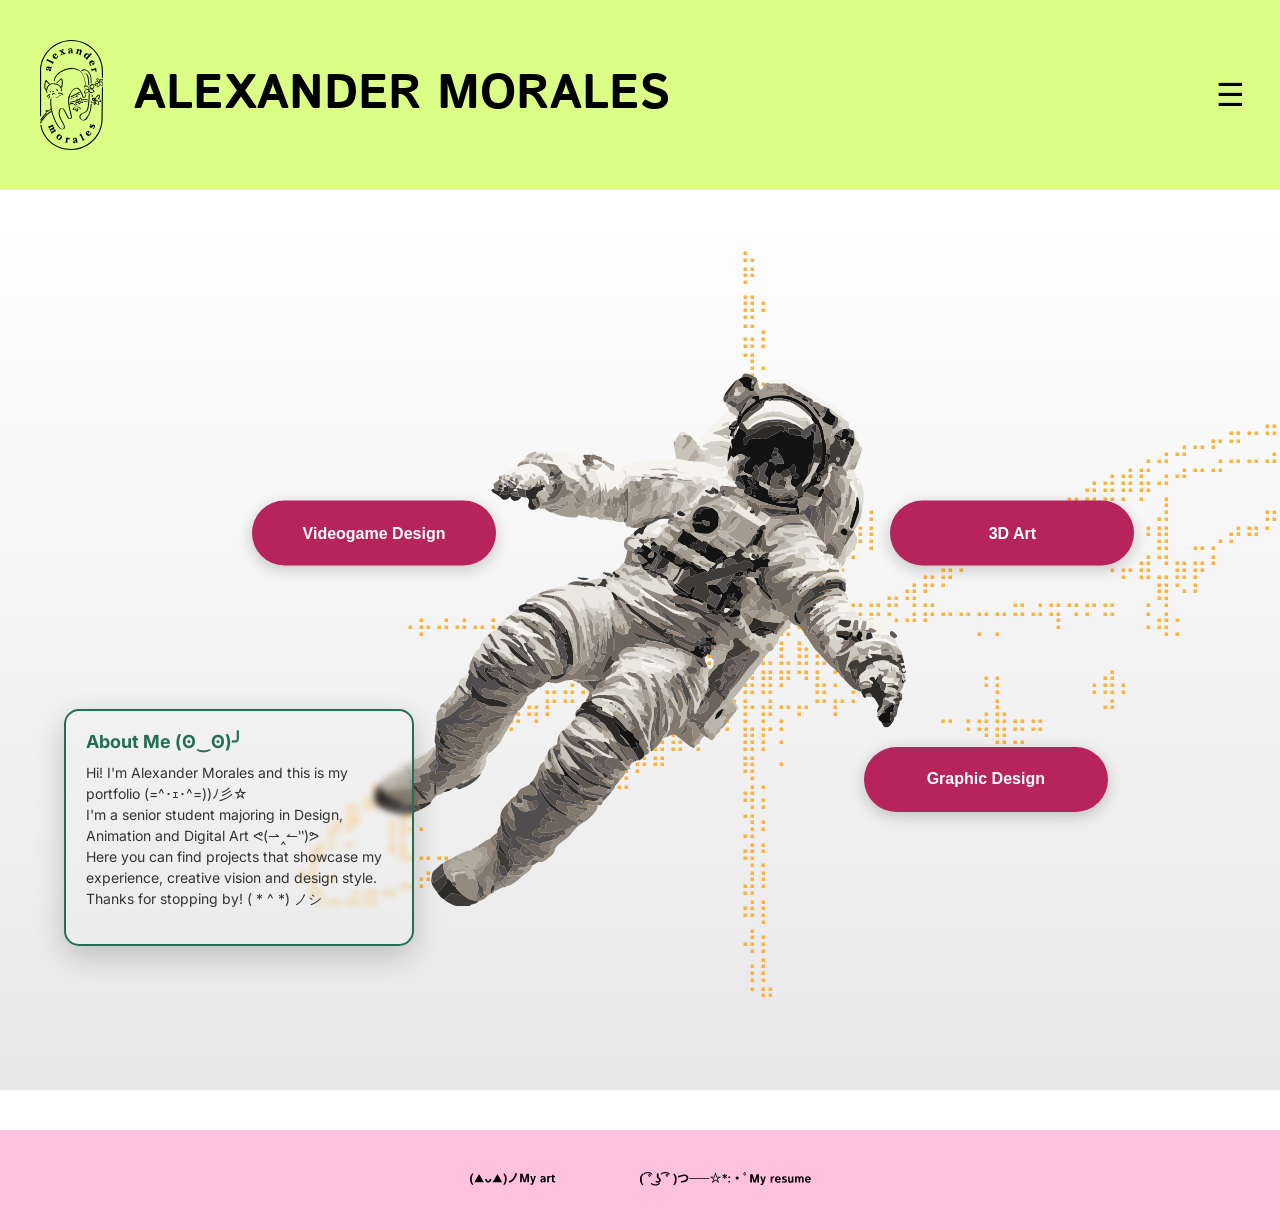
<file: index.html>
<!doctype html> <!--tipo de documento-->
<html> <!--indica el inicio del documento-->	
<head> <!--sitio real-->
<meta charset="utf-8"> 
	<title> Alexander Morales Portfolio </title> <!--es lo que aparece en la pestaña del navegador-->
	<link rel= "stylesheet" href="style.css">
	<link rel="preconnect" href="https://fonts.googleapis.com">
	<link rel="preconnect" href="https://fonts.gstatic.com" crossorigin>
	<link href="https://fonts.googleapis.com/css2?family=Inter:ital,opsz,wght@0,14..32,100..900;1,14..32,100..900&family=Istok+Web:ital,wght@0,400;0,700;1,400;1,700&display=swap" rel="stylesheet">
</head> <!-- fin de cabeza-->
	
	<body>
		<header>
    <input type="checkbox" id="check">  <!-- Moved here - now sibling to nav -->
    
    <div class="header-top">
        <div class="logo-title-hamburguer">
            <img src="imagenes/logo.svg" alt="Logo de la marca" style="padding: 20px;">
            <h1>ALEXANDER MORALES</h1>
        </div>
        <label for="check" id="btn-hamburguesa">☰</label> <!--shows after/next to title and logo-->
    </div>
    
    <nav>
        <a href="#" style="padding: 20px"><img src="imagenes/aboutMeBtn.svg" alt="icono estrella"/>About Me</a>
        <a href="seccion1_Videojuegos.html" style="padding: 20px"><img src="imagenes/videogamesBtn.svg" alt="icono videojuegos"/>Videogame Design</a>
        <a href="seccion2_diseñoGrafico.html" style="padding: 20px"><img src="imagenes/graphicDesignBtn.svg" alt="icono videojuegos"/>Graphic Design</a>
        <a href="seccion3_arte3D.html" style="padding: 20px"><img src="imagenes/3dDesignBtn.svg" alt="icono videojuegos"/>3D Art</a>
        <span></span>
    </nav>
</header>

		<main>
			<!--HERO section-->
			<section class="hero">
				<div class="ascii-background">
					        <pre class="ascii-art">
⠀⠀⠀⠀⠀⠀⠀⠀⠀⠀⠀⠀⠀⠀⠀⠀⠀⠀⠀⠀⠀⠀⠀⠀⠀⠀⠀⠀⠀⠀
⠀⠀⠀⠀⠀⠀⠀⠀⠀⠀⠀⠀⠀⠀⠀⠀⠀⠀⠀⠀⠀⠀⠀⠀⠀⠀⠀⠀⠀⠀⠀⠀⠀⠀⠀⠀⠀⠀⠀⠀⣄⠀⠀⠀⠀⠀⠀⠀⠀⠀⠀⠀⠀⠀⠀⠀⠀⠀⠀⠀⠀⠀⠀⠀⠀⠀⠀⠀⠀⠀⠀⠀⠀⠀
⠀⠀⠀⠀⠀⠀⠀⠀⠀⠀⠀⠀⠀⠀⠀⠀⠀⠀⠀⠀⠀⠀⠀⠀⠀⠀⠀⠀⠀⠀⠀⠀⠀⠀⠀⠀⠀⠀⠀⠀⠟⠀⠀⠀⠀⠀⠀⠀⠀⠀⠀⠀⠀⠀⠀⠀⠀⠀⠀⠀⠀⠀⠀⠀⠀⠀⠀⠀⠀⠀⠀⠀⠀⠀
⠀⠀⠀⠀⠀⠀⠀⠀⠀⠀⠀⠀⠀⠀⠀⠀⠀⠀⠀⠀⠀⠀⠀⠀⠀⠀⠀⠀⠀⠀⠀⠀⠀⠀⠀⠀⠀⠀⠀⠀⣿⠆⠀⠀⠀⠀⠀⠀⠀⠀⠀⠀⠀⠀⠀⠀⠀⠀⠀⠀⠀⠀⠀⠀⠀⠀⠀⠀⠀⠀⠀⠀⠀⠀
⠀⠀⠀⠀⠀⠀⠀⠀⠀⠀⠀⠀⠀⠀⠀⠀⠀⠀⠀⠀⠀⠀⠀⠀⠀⠀⠀⠀⠀⠀⠀⠀⠀⠀⠀⠀⠀⠀⠀⠀⣭⡆⠀⠀⠀⠀⠀⠀⠀⠀⠀⠀⠀⠀⠀⠀⠀⠀⠀⠀⠀⠀⠀⠀⠀⠀⠀⠀⠀⠀⠀⠀⠀⠀
⠀⠀⠀⠀⠀⠀⠀⠀⠀⠀⠀⠀⠀⠀⠀⠀⠀⠀⠀⠀⠀⠀⠀⠀⠀⠀⠀⠀⠀⠀⠀⠀⠀⠀⠀⠀⠀⠀⠀⠀⣹⠄⠀⠀⠀⠀⠀⠀⠀⠀⠀⠀⠀⠀⠀⠀⠀⠀⠀⠀⠀⠀⠀⠀⠀⠀⠀⠀⠀⠀⠀⠀⠀⠀
⠀⠀⠀⠀⠀⠀⠀⠀⠀⠀⠀⠀⠀⠀⠀⠀⠀⠀⠀⠀⠀⠀⠀⠀⠀⠀⠀⠀⠀⠀⠀⠀⠀⠀⠀⠀⠀⠀⠀⠀⢸⡁⠀⠀⠀⠀⠀⠀⠀⠀⠀⠀⠀⠀⠀⠀⠀⠀⠀⠀⠀⠀⠀⠀⠀⠀⠀⠀⠀⠀⠀⠀⠀⠀
⠀⠀⠀⠀⠀⠀⠀⠀⠀⠀⠀⠀⠀⠀⠀⠀⠀⠀⠀⠀⠀⠀⠀⠀⠀⠀⠀⠀⠀⠀⠀⠀⠀⠀⠀⠀⠀⠀⠀⠀⢸⠄⠀⠀⠀⠀⠀⠀⠀⠀⠀⠀⠀⠀⠀⠀⠀⠀⠀⠀⠀⠀⠀⠀⠀⠀⠀⣀⣀⣤⠤⢤⣀⠀
⠀⠀⠀⠀⠀⠀⠀⠀⠀⠀⠀⠀⠀⠀⠀⠀⠀⠀⠀⠀⠀⠀⠀⠀⠀⠀⠀⠀⠀⠀⠀⠀⠀⠀⠀⠀⠀⠀⠀⠀⢸⠀⠀⠀⠀⠀⠀⠀⠀⠀⠀⠀⠀⠀⠀⠀⠀⠀⠀⠀⠀⠀⢀⣠⠴⠒⢋⣉⣀⣠⣄⣀⣈⡇
⠀⠀⠀⠀⠀⠀⠀⠀⠀⠀⠀⠀⠀⠀⠀⠀⠀⠀⠀⠀⠀⠀⠀⠀⠀⠀⠀⠀⠀⠀⠀⠀⠀⠀⠀⠀⠀⠀⠀⠀⣸⡆⠀⠀⠀⠀⠀⠀⠀⠀⠀⠀⠀⠀⠀⠀⠀⠀⠀⣠⣴⣾⣯⠴⠚⠉⠉⠀⠀⠀⠀⣤⠏⣿
⠀⠀⠀⠀⠀⠀⠀⠀⠀⠀⠀⠀⠀⠀⠀⠀⠀⠀⠀⠀⠀⠀⠀⠀⠀⠀⠀⠀⠀⠀⠀⠀⠀⠀⠀⠀⠀⠀⠀⠀⡿⡇⠁⠀⠀⠀⠀⡄⠀⠀⠀⠀⠀⠀⠀⠀⣠⣴⡿⠿⢛⠁⠁⣸⠀⠀⠀⠀⠀⣤⣾⠵⠚⠁
⠀⠀⠀⠀⠀⠀⠀⠀⠀⠀⠀⠀⠀⠀⠀⠀⠀⠀⠀⠀⠀⠀⠀⠀⠀⠀⠀⠀⠀⠀⠀⠀⠀⠀⠰⢦⡀⠀⣠⠀⡇⢧⠀⠀⢀⣠⡾⡇⠀⠀⠀⠀⠀⣠⣴⠿⠋⠁⠀⠀⠀⠀⠘⣿⠀⣀⡠⠞⠛⠁⠂⠁⠀⠀
⠀⠀⠀⠀⠀⠀⠀⠀⠀⠀⠀⠀⠀⠀⠀⠀⠀⠀⠀⠀⠀⠀⠀⠀⠀⠀⠀⠀⠀⠀⠀⠀⠀⠀⠀⡈⣻⡦⣞⡿⣷⠸⣄⣡⢾⡿⠁⠀⠀⠀⣀⣴⠟⠋⠁⠀⠀⠀⠀⠐⠠⡤⣾⣙⣶⡶⠃⠀⠀⠀⠀⠀⠀⠀
⠀⠀⠀⠀⠀⠀⠀⠀⠀⠀⠀⠀⠀⠀⠀⠀⠀⠀⠀⠀⠀⠀⠀⠀⠀⠀⠀⠀⠀⠀⠀⠀⠀⠀⠀⠀⣂⡷⠰⣔⣾⣖⣾⡷⢿⣐⣀⣀⣤⢾⣋⠁⠀⠀⠀⣀⢀⣀⣀⣀⣀⠀⢀⢿⠑⠃⠀⠀⠀⠀⠀⠀⠀⠀
⠀⠀⠀⠀⠀⠀⠀⠀⠀⠀⠀⠀⠀⠀⠀⠀⠀⠀⠀⠀⠀⠠⡦⠴⠴⠤⠦⠤⠤⠤⠤⠤⠴⠶⢾⣽⣙⠒⢺⣿⣿⣿⣿⢾⠶⣧⡼⢏⠑⠚⠋⠉⠉⡉⡉⠉⠉⠹⠈⠁⠉⠀⠨⢾⡂⠀⠀⠀⠀⠀⠀⠀⠀⠀
⠀⠀⠀⠀⠀⠀⠀⠀⠀⠀⠀⠀⠀⠀⠀⠀⠀⠀⠀⠀⠀⠀⠀⠀⠀⠀⠀⠂⠀⠀⠀⠂⠐⠀⠀⠀⠈⣇⡿⢯⢻⣟⣇⣷⣞⡛⠁⠀⠀⠀⠀⠀⠀⠀⠀⠀⠀⠀⠀⠀⠀⠀⠀⠀⠀⠀⠀⠀⠀⠀⠀⠀⠀⠀
⠀⠀⠀⠀⠀⠀⠀⠀⠀⠀⠀⠀⠀⠀⠀⠀⠀⠀⠀⠀⠀⠀⠀⠀⠀⠀⠀⠀⠀⣀⣠⣆⠀⠀⠀⠀⢠⡷⡛⣛⣼⣿⠟⠙⣧⠅⡄⠀⠀⠀⠀⠀⠀⠰⡆⠀⠀⠀⠀⢠⣾⡄⠀⠀⠀⠀⠀⠀⠀⠀⠀⠀⠀⠀
⠀⠀⠀⠀⠀⠀⠀⠀⠀⠀⠀⠀⠀⠀⠀⠀⠀⠀⠀⠀⠀⠀⠀⠀⠀⠀⣀⣴⢶⠏⠉⠀⠀⠀⠀⠀⠿⢠⣴⡟⡗⡾⡒⠖⠉⠏⠁⠀⠀⠀⠀⣀⢀⣠⣧⣀⣀⠀⠀⠀⠚⠀⠀⠀⠀⠀⠀⠀⠀⠀⠀⠀⠀⠀
⠀⠀⠀⠀⠀⠀⠀⠀⠀⠀⠀⠀⠀⠀⠀⠀⠀⠀⠀⠀⠀⠀⠀⣠⢴⣿⠟⠁⠀⠀⠀⠀⠀⠀⠀⣠⣷⢿⠋⠁⣿⡏⠅⠀⠀⠀⠀⠀⠀⠀⠀⠀⠈⠙⣿⢭⠉⠀⠀⠀⠀⠀⠀⠀⠀⠀⠀⠀⠀⠀⠀⠀⠀⠀
⠀⠀⠀⠀⠀⠀⠀⠀⠀⠀⠀⠀⠀⠀⠀⠀⠀⠀⠀⠀⢀⡴⢏⡵⠛⠀⠀⠀⠀⠀⠀⠀⣀⣴⠞⠛⠀⠀⠀⠀⢿⠀⠂⠀⠀⠀⠀⠀⠀⠀⠀⠀⠀⠂⢿⠘⠀⠀⠀⠀⠀⠀⠀⠀⠀⠀⠀⠀⠀⠀⠀⠀⠀⠀
⠀⠀⠀⠀⠀⠀⠀⠀⠀⠀⠀⠀⠀⠀⠀⠀⠀⠀⣀⣼⠛⣲⡏⠁⠀⠀⠀⠀⠀⢀⣠⡾⠋⠉⠀⠀⠀⠀⠀⠀⢾⡅⠀⠀⠀⠀⠀⠀⠀⠀⠀⠀⠀⠀⠀⠀⠀⠀⠀⠀⠀⠀⠀⠀⠀⠀⠀⠀⠀⠀⠀⠀⠀⠀
⠀⠀⠀⠀⠀⠀⠀⠀⠀⠀⠀⠀⠀⠀⠀⠀⠀⡴⠟⠀⢰⡯⠄⠀⠀⠀⠀⣠⢴⠟⠉⠀⠀⠀⠀⠀⠀⠀⠀⠀⣹⠆⠀⠀⠀⠀⠀⠀⠀⠀⠀⠀⠀⠀⠀⠀⠀⠀⠀⠀⠀⠀⠀⠀⠀⠀⠀⠀⠀⠀⠀⠀⠀⠀
⠀⠀⠀⠀⠀⠀⠀⠀⠀⠀⠀⠀⠀⠀⠀⠀⡾⠁⠁⠀⠘⠧⠤⢤⣤⠶⠏⠙⠀⠀⠀⠀⠀⠀⠀⠀⠀⠀⠀⠀⢾⡃⠀⠀⠀⠀⠀⠀⠀⠀⠀⠀⠀⠀⠀⠀⠀⠀⠀⠀⠀⠀⠀⠀⠀⠀⠀⠀⠀⠀⠀⠀⠀⠀
⠀⠀⠀⠀⠀⠀⠀⠀⠀⠀⠀⠀⠀⠀⠀⠘⣇⠂⢀⣀⣀⠤⠞⠋⠁⠀⠀⠀⠀⠀⠀⠀⠀⠀⠀⠀⠀⠀⠀⠀⣼⠇⠀⠀⠀⠀⠀⠀⠀⠀⠀⠀⠀⠀⠀⠀⠀⠀⠀⠀⠀⠀⠀⠀⠀⠀⠀⠀⠀⠀⠀⠀⠀⠀
⠀⠀⠀⠀⠀⠀⠀⠀⠀⠀⠀⠀⠀⠀⠀⠀⠈⠉⠉⠉⠀⠀⠀⠀⠀⠀⠀⠀⠀⠀⠀⠀⠀⠀⠀⠀⠀⠀⠀⠀⠾⡇⠀⠀⠀⠀⠀⠀⠀⠀⠀⠀⠀⠀⠀⠀⠀⠀⠀⠀⠀⠀⠀⠀⠀⠀⠀⠀⠀⠀⠀⠀⠀⠀
⠀⠀⠀⠀⠀⠀⠀⠀⠀⠀⠀⠀⠀⠀⠀⠀⠀⠀⠀⠀⠀⠀⠀⠀⠀⠀⠀⠀⠀⠀⠀⠀⠀⠀⠀⠀⠀⠀⠀⠀⢼⡆⠀⠀⠀⠀⠀⠀⠀⠀⠀⠀⠀⠀⠀⠀⠀⠀⠀⠀⠀⠀⠀⠀⠀⠀⠀⠀⠀⠀⠀⠀⠀⠀
⠀⠀⠀⠀⠀⠀⠀⠀⠀⠀⠀⠀⠀⠀⠀⠀⠀⠀⠀⠀⠀⠀⠀⠀⠀⠀⠀⠀⠀⠀⠀⠀⠀⠀⠀⠀⠀⠀⠀⠀⢰⡇⠀⠀⠀⠀⠀⠀⠀⠀⠀⠀⠀⠀⠀⠀⠀⠀⠀⠀⠀⠀⠀⠀⠀⠀⠀⠀⠀⠀⠀⠀⠀⠀
⠀⠀⠀⠀⠀⠀⠀⠀⠀⠀⠀⠀⠀⠀⠀⠀⠀⠀⠀⠀⠀⠀⠀⠀⠀⠀⠀⠀⠀⠀⠀⠀⠀⠀⠀⠀⠀⠀⠀⠀⠈⠛⠀⠀⠀⠀⠀⠀⠀⠀⠀⠀⠀⠀⠀⠀⠀⠀⠀⠀⠀⠀⠀⠀⠀⠀⠀⠀⠀⠀⠀⠀⠀⠀
⠀⠀⠀⠀⠀⠀⠀⠀⠀⠀⠀⠀⠀⠀⠀⠀⠀⠀⠀⠀⠀⠀⠀⠀⠀⠀⠀⠀⠀⠀⠀⠀⠀⠀⠀⠀⠀⠀⠀⠀⠀⠀⠀⠀⠀⠀⠀⠀⠀⠀⠀⠀⠀⠀⠀⠀⠀⠀⠀⠀
							</pre>
				</div>
				
				<div class="hero-container">
					        <!-- Text box OUTSIDE the astronaut container -->
					<div class="text-box text-box-left-foot">
							<h3>About Me (ʘ‿ʘ)╯</h3>
							<p>Hi! I'm Alexander Morales and this is my portfolio (=^･ｪ･^=))ﾉ彡☆<br>I'm a senior student majoring in Design, Animation and Digital Art ᕙ(⇀‸↼‶)ᕗ<br>Here you can find projects that showcase my experience, creative vision and design style. Thanks for stopping by! ( * ^ *) ノシ</p>
						</div>
					<div class="astronaut-container">
						<img src="imagenes/astronaut.svg" alt="Astronaut" class="astronaut">
						
						<!--buttons videogames-->
						<div class="button-group button-group-left-hand">
							<a href="seccion1_Videojuegos.html" class="main-btn">Videogame Design</a>
							<div class="sub-buttons">
								<button>C# and C++ Coding</button>
								<button>2D and 3D</button><button>Asset creation</button>
							</div>
						</div>
						<div class="button-group button-group-head">
							<a href="seccion3_arte3D.html" class="main-btn">3D Art</a>
							<div class="sub-buttons">
								<button>SFX</button>
								<button>Modeling</button>
								<button>Animation</button>
							</div>
						</div>
						
						<div class="button-group button-group-right-hand">
							<a href="seccion2_diseñoGrafico.html" class="main-btn">Graphic Design</a>
							<div class="sub-buttons">
								<button>Photography</button>
								<button>Editorial</button>
								<button>Marketing</button>
							</div>
						</div> 
					</div>
				</div>
			</section>
		</main>


	
<footer style="text-align: center; background-color: #FFC1DE; margin-top: 40px; padding: 40px; clear: both;"> <!--para separar un elemento del otro se usa el margin, paradarse espacio a los elementos dentro del diseño se usa el adding-->
		<a href="https://cara.app/bluesldedreams/all" alt="link to Cara" target="_blank">
		<img src="imagenes/caraIcon.svg" alt="icono de la red social cara"/></a>
		<a href="https://drive.google.com/drive/folders/1mTmMG7LKbACqHxB2ZnbEwLYTZ7N7OP_Z?usp=sharing" alt="link to my resume" target="_blank"><img src="imagenes/resumeIcon.svg" alt="icon for resume"/></a>
</footer>
	
</body>
</html> <!--indica el final del documento con /-->
</file>
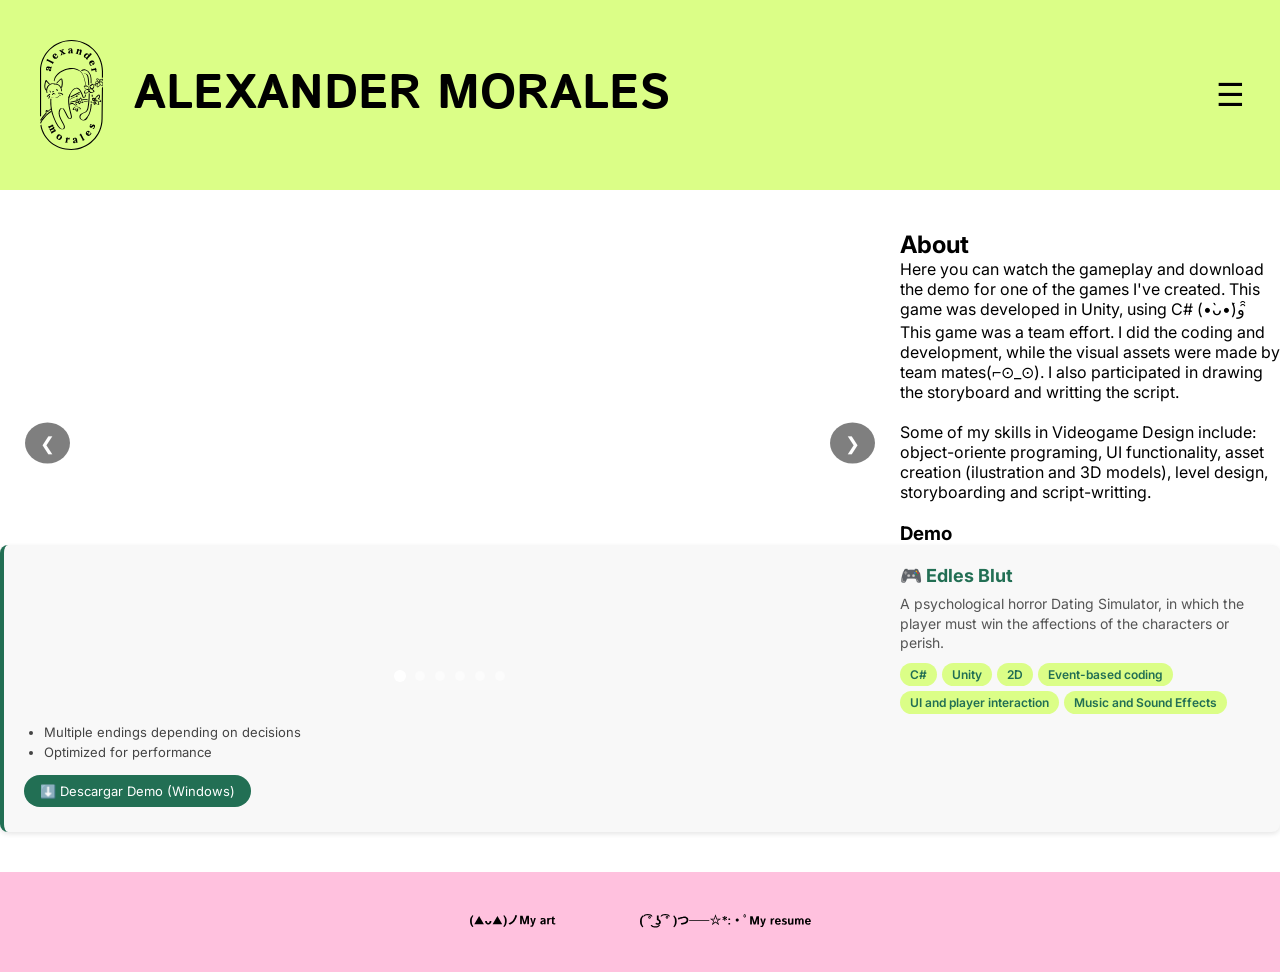
<file: seccion1_Videojuegos.html>
<!doctype html> <!--tipo de documento-->
<html> <!--indica el inicio del documento-->
	
<head> <!--sitio real-->
<meta charset="utf-8"> 
	<title> Alexander Morales Portfolio </title> <!--es lo que aparece en la pestaña del navegador-->
	<link rel= "stylesheet" href="style.css">
	<link rel="preconnect" href="https://fonts.googleapis.com">
	<link rel="preconnect" href="https://fonts.gstatic.com" crossorigin>
	<link href="https://fonts.googleapis.com/css2?family=Inter:ital,opsz,wght@0,14..32,100..900;1,14..32,100..900&family=Istok+Web:ital,wght@0,400;0,700;1,400;1,700&display=swap" rel="stylesheet">
</head> <!-- fin de cabeza-->
	
	<body>
		<header>
    <input type="checkbox" id="check">  <!-- Moved here - now sibling to nav -->
    
    <div class="header-top">
        <div class="logo-title-hamburguer">
            <img src="imagenes/logo.svg" alt="Logo de la marca" style="padding: 20px;">
            <h1>ALEXANDER MORALES</h1>
        </div>
        <label for="check" id="btn-hamburguesa">☰</label> <!--shows after/next to title and logo-->
    </div>
    
    <nav>
        <a href="index.html" style="padding: 20px"><img src="imagenes/aboutMeBtn.svg" alt="icono estrella"/>About Me</a>
        <a href="#" style="padding: 20px"><img src="imagenes/videogamesBtn.svg" alt="icono videojuegos"/>Videogame Design</a>
        <a href="seccion2_diseñoGrafico.html" style="padding: 20px"><img src="imagenes/graphicDesignBtn.svg" alt="icono videojuegos"/>Graphic Design</a>
        <a href="seccion3_arte3D.html" style="padding: 20px"><img src="imagenes/3dDesignBtn.svg" alt="icono videojuegos"/>3D Art</a>
        <span></span>
    </nav>
</header>

		<div id="ContenidoDePagina">
    <!-- Carousel with 1 video + 4 images -->
    <div class="carousel-container" style="float:left; padding: 20px">
        <!-- ADD THIS MISSING DIV -->
        <div class="carousel-slides">
            <!-- Slide 1: Edles Blut VIDEO with play button (REMOVE the extra 'active' class) -->
           <div class="carousel-item active">
    <div class="video-wrapper">
        <iframe src="https://www.youtube-nocookie.com/embed/U32CKUdyWEI?modestbranding=1&rel=0&showinfo=0&autoplay=0&mute=1&controls=1" 
                title="Edles Blut Gameplay" 
                frameborder="0" 
                allow="accelerometer; autoplay; clipboard-write; encrypted-media; gyroscope; picture-in-picture; web-share" 
                allowfullscreen>
        </iframe>
    </div>
</div>
            
            
            <!-- Slide 2: Image 1 -->
            <div class="carousel-item">
                <img src="imagenes/edulesBlut_1.jpg" alt="Game Screenshot 1" class="carousel-image">
            </div>
            
            <!-- Slide 3: Image 2 -->
            <div class="carousel-item">
                <img src="imagenes/edlesBlut_5.jpg" alt="Game Screenshot 2" class="carousel-image">
            </div>
            
            <!-- Slide 4: Image 3 -->
            <div class="carousel-item">
                <img src="imagenes/edlesBlut_6.jpg" alt="Game Screenshot 3" class="carousel-image">
            </div>
            
            <!-- Slide 5: Image 4 -->
            <div class="carousel-item">
                <img src="imagenes/edlesBlut_3.jpg" alt="Game Screenshot 4" class="carousel-image">
            </div>
			<!-- Slide 6: Image 5 -->
            <div class="carousel-item">
                <img src="imagenes/edlesBlut_4.jpg" alt="Game Screenshot 4" class="carousel-image">
            </div>
        </div> <!-- Close carousel-slides -->
        
        <!-- Navigation arrows -->
        <button class="carousel-arrow prev">❮</button>
        <button class="carousel-arrow next">❯</button>
        
        <!-- Dot indicators -->
        <div class="carousel-dots">
            <span class="dot active-dot"></span>
            <span class="dot"></span>
            <span class="dot"></span>
            <span class="dot"></span>
            <span class="dot"></span>
			<span class="dot"></span>

        </div>
    </div>
		
    <!-- Text Section with Download Buttons and Edles Blut Info -->
    <div id="TextoDePagina">
        <br>
		<br>
		<h2>About</h2>
        <p>Here you can watch the gameplay and download the demo for one of the games I've created. This game was developed in Unity, using C# (•̀ᴗ•́)و ̑̑ <br>This game was a team effort. I did the coding and development, while the visual assets were made by team mates(⌐⊙_⊙). I also participated in drawing the storyboard and writting the script.<br>
		<br>
		Some of my skills in Videogame Design include: object-oriente programing, UI functionality, asset creation (ilustration and 3D models), level design, storyboarding and script-writting.</p>
        
        <br>
		<h3>Demo</h3>
        
        <!-- Edles Blut - Extra Info + Download -->
        <div class="game-card">
            <h4>🎮 Edles Blut</h4>
            <p class="game-description">A psychological horror Dating Simulator, in which the player must win the affections of the characters or perish.</p>
            <div class="dev-details">
                <span class="dev-badge">C#</span>
                <span class="dev-badge">Unity</span>
                <span class="dev-badge">2D</span>
                <span class="dev-badge">Event-based coding</span>
				<span class="dev-badge">UI and player interaction</span>	
				<span class="dev-badge">Music and Sound Effects</span>	

            </div>
            <ul class="feature-list">
                <li>Multiple endings depending on decisions</li>
                <li>Optimized for performance</li>
            </ul>
            <a href="https://drive.google.com/file/d/16PyP1PxYZl3DTSHFV0GTb8xZ6ni9Q0as/view?usp=sharing" class="download-btn-small" download>⬇️ Descargar Demo (Windows)</a>
        </div>
    </div>

	
<footer style="text-align: center; background-color: #FFC1DE; margin-top: 40px; padding: 40px; clear: both;"> <!--para separar un elemento del otro se usa el margin, paradarse espacio a los elementos dentro del diseño se usa el adding-->
		<a href="https://cara.app/bluesldedreams/all" alt="link to Cara" target="_blank">
		<img src="imagenes/caraIcon.svg" alt="icono de la red social cara"/></a>
		<a href="https://drive.google.com/drive/folders/1mTmMG7LKbACqHxB2ZnbEwLYTZ7N7OP_Z?usp=sharing" alt="link to my resume" target="_blank"><img src="imagenes/resumeIcon.svg" alt="icon for resume"/></a>
</footer>
    <script src="carousel.js"></script>	
</div>
</body>

</html> <!--indica el final del documento con /-->
</file>
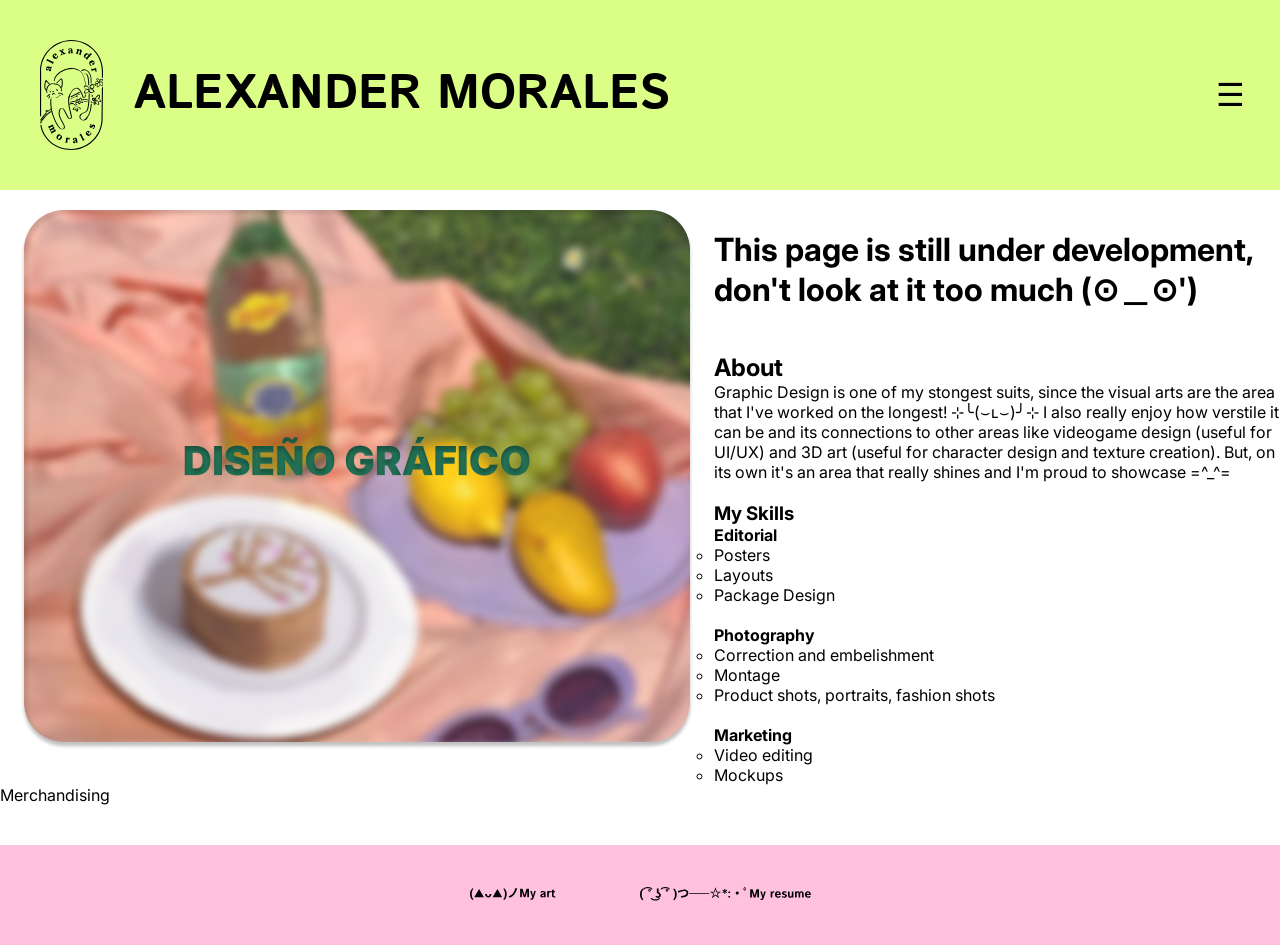
<file: seccion2_diseñoGrafico.html>
<!doctype html> <!--tipo de documento-->
<html> <!--indica el inicio del documento-->
<head> <!--sitio real-->
<meta charset="utf-8"> 
	<title> Alexander Morales Portfolio </title> <!--es lo que aparece en la pestaña del navegador-->
	<link rel= "stylesheet" href="style.css">
	<link rel="preconnect" href="https://fonts.googleapis.com">
	<link rel="preconnect" href="https://fonts.gstatic.com" crossorigin>
	<link href="https://fonts.googleapis.com/css2?family=Inter:ital,opsz,wght@0,14..32,100..900;1,14..32,100..900&family=Istok+Web:ital,wght@0,400;0,700;1,400;1,700&display=swap" rel="stylesheet">
</head> <!-- fin de cabeza-->
	
	<body>
		<header>
    <input type="checkbox" id="check">  <!-- Moved here - now sibling to nav -->
    
    <div class="header-top">
        <div class="logo-title-hamburguer">
            <img src="imagenes/logo.svg" alt="Logo de la marca" style="padding: 20px;">
            <h1>ALEXANDER MORALES</h1>
        </div>
        <label for="check" id="btn-hamburguesa">☰</label> <!--shows after/next to title and logo-->
    </div>
    
    <nav>
        <a href="index.html" style="padding: 20px"><img src="imagenes/aboutMeBtn.svg" alt="icono estrella"/>About Me</a>
        <a href="seccion1_Videojuegos.html" style="padding: 20px"><img src="imagenes/videogamesBtn.svg" alt="icono videojuegos"/>Videogames Design</a>
        <a href="#" style="padding: 20px"><img src="imagenes/graphicDesignBtn.svg" alt="icono videojuegos"/>Graphic Design</a>
        <a href="seccion3_arte3D.html" style="padding: 20px"><img src="imagenes/3dDesignBtn.svg" alt="icono videojuegos"/>3D Art</a>
        <span></span>
    </nav>
</header>
	<div id="ContenidoDePagina">
	<img src="imagenes/portadaDiseñoGrafico.png" alt="un retrato de mí" style="float:left; padding: 20px"/>
			<div id="TextoDePagina">
				<br>
				<br>
				<h1>This page is still under development, don't look at it too much (⊙＿⊙')</h1>
				<br>
				<br>
				<h2 >About</h2>
				
				<p> Graphic Design is one of my stongest suits, since the visual arts are the area that I've worked on the longest! ⊹╰(⌣ʟ⌣)╯⊹ I also really enjoy how verstile it can be and its connections to other areas like videogame design (useful for UI/UX) and 3D art (useful for character design and texture creation). But, on its own it's an area that really shines and I'm proud to showcase =^_^=
				</p>
			<br>
				<h3>My Skills</h3>
				<ul>
					<h4>Editorial</h4>
					<ul>
						<li>Posters</li>
						<li>Layouts</li>
						<li>Package Design</li>
					</ul>
					<br>
					<h4>Photography</h4>
					<ul>
						<li>Correction and embelishment</li>
						<li>Montage</li>
						<li>Product shots, portraits, fashion shots</li>
					</ul>
					<br>
					<h4>Marketing</h4>
					<ul>
						<li>Video editing</li>
						<li>Mockups</li>
						<li>Merchandising</li>
					</ul>
				</ul>
		</div>
		</div>

	
<footer style="text-align: center; background-color: #FFC1DE; margin-top: 40px; padding: 40px; clear: both;"> <!--para separar un elemento del otro se usa el margin, paradarse espacio a los elementos dentro del diseño se usa el adding-->
		<a href="https://cara.app/bluesldedreams/all" alt="link to Cara" target="_blank">
		<img src="imagenes/caraIcon.svg" alt="icono de la red social cara"/></a>
		<a href="https://drive.google.com/drive/folders/1mTmMG7LKbACqHxB2ZnbEwLYTZ7N7OP_Z?usp=sharing" alt="link to my resume" target="_blank"><img src="imagenes/resumeIcon.svg" alt="icon for resume"/></a>
</footer>
</body>
</html> <!--indica el final del documento con /-->
</file>
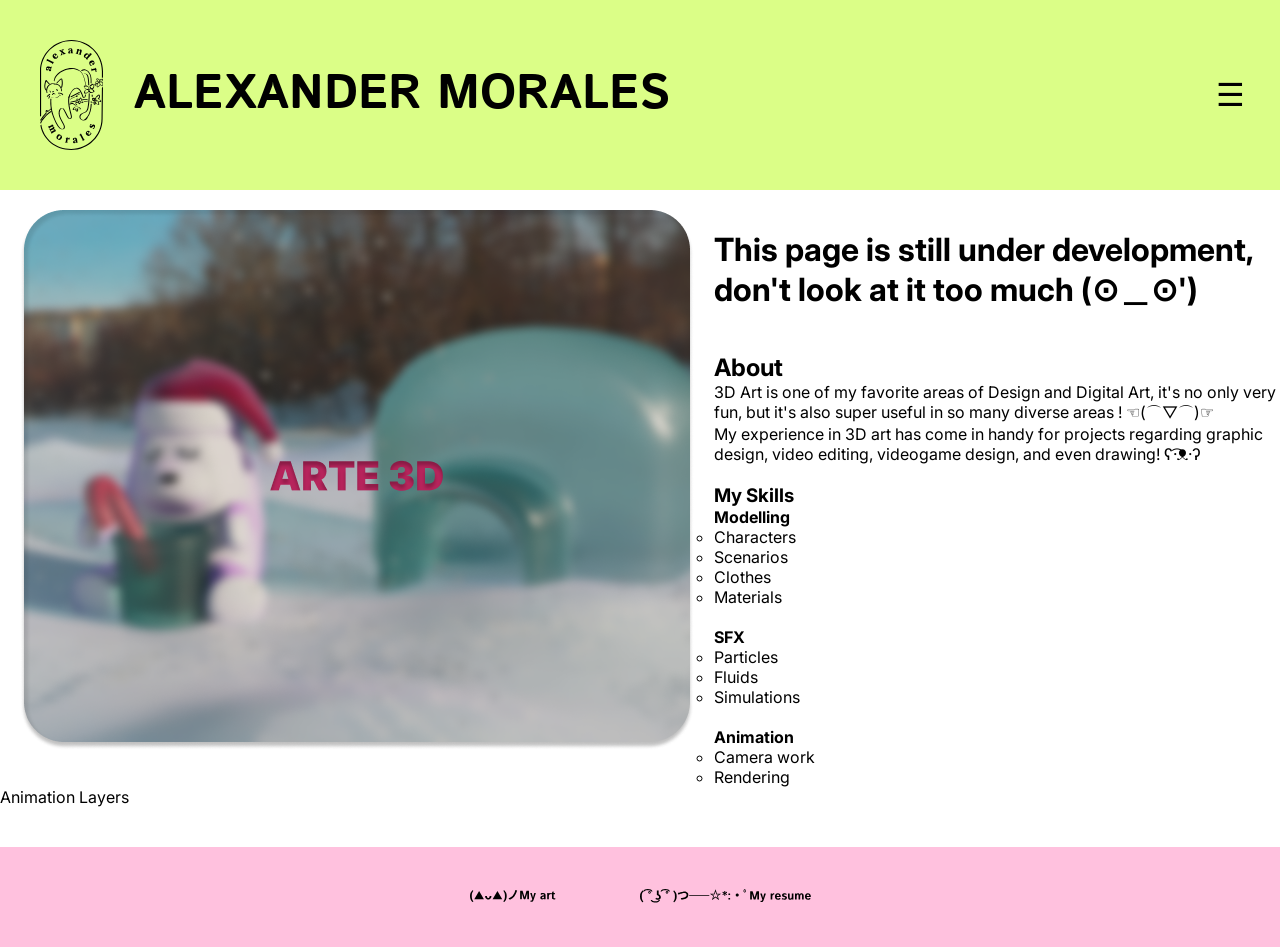
<file: seccion3_arte3D.html>
<!doctype html> <!--tipo de documento-->
<html> <!--indica el inicio del documento-->
	<head> <!--sitio real-->
<meta charset="utf-8"> 
	<title> Alexander Morales Portfolio </title> <!--es lo que aparece en la pestaña del navegador-->
	<link rel= "stylesheet" href="style.css">
	<link rel="preconnect" href="https://fonts.googleapis.com">
	<link rel="preconnect" href="https://fonts.gstatic.com" crossorigin>
	<link href="https://fonts.googleapis.com/css2?family=Inter:ital,opsz,wght@0,14..32,100..900;1,14..32,100..900&family=Istok+Web:ital,wght@0,400;0,700;1,400;1,700&display=swap" rel="stylesheet">
</head> <!-- fin de cabeza-->
	
	<body>
		<header>
    <input type="checkbox" id="check">  <!-- Moved here - now sibling to nav -->
    
    <div class="header-top">
        <div class="logo-title-hamburguer">
            <img src="imagenes/logo.svg" alt="Logo de la marca" style="padding: 20px;">
            <h1>ALEXANDER MORALES</h1>
        </div>
        <label for="check" id="btn-hamburguesa">☰</label> <!--shows after/next to title and logo-->
    </div>
    
    <nav>
        <a href="index.html" style="padding: 20px"><img src="imagenes/aboutMeBtn.svg" alt="icono estrella"/>About Me</a>
        <a href="seccion1_Videojuegos.html" style="padding: 20px"><img src="imagenes/videogamesBtn.svg" alt="icono videojuegos"/>Videogame Design</a>
        <a href="seccion2_diseñoGrafico.html" style="padding: 20px"><img src="imagenes/graphicDesignBtn.svg" alt="icono videojuegos"/>Graphic Design</a>
        <a href="#" style="padding: 20px"><img src="imagenes/3dDesignBtn.svg" alt="icono videojuegos"/>3D Art</a>
        <span></span>
    </nav>
</header>
	
	<div id="ContenidoDePagina">
	<img src="imagenes/portadaArte3D.png" alt="un retrato de mí" style="float:left; padding: 20px"/>
			<div id="TextoDePagina">
				<br>
				<br>
				<h1>This page is still under development, don't look at it too much (⊙＿⊙')</h1>
				<br>
				<br>
				<h2 >About</h2>
				<p>3D Art is one of my favorite areas of Design and Digital Art, it's no only very fun, but it's also super useful in so many diverse areas ! 	☜(⌒▽⌒)☞<br>
					My experience in 3D art has come in handy for projects regarding graphic design, video editing, videogame design, and even drawing! ʕ·͡ᴥ·ʔ</p>
				<br>
				<h3>My Skills</h3>
				<ul>
					<h4>Modelling</h4>
					<ul>
						<li>Characters</li>
						<li>Scenarios</li>
						<li>Clothes</li>
						<li>Materials</li>
					</ul>
					<br>
					<h4>SFX</h4>
					<ul>
						<li>Particles</li>
						<li>Fluids</li>
						<li>Simulations</li>
					</ul>
					<br>
					<h4>Animation</h4>
					<ul>
						<li>Camera work</li>
						<li>Rendering</li>
						<li>Animation Layers</li>
					</ul>
				</ul>
		</div>
	</div>

	
<footer style="text-align: center; background-color: #FFC1DE; margin-top: 40px; padding: 40px; clear: both;"> <!--para separar un elemento del otro se usa el margin, paradarse espacio a los elementos dentro del diseño se usa el adding-->
		<a href="https://cara.app/bluesldedreams/all" alt="link to Cara" target="_blank">
		<img src="imagenes/caraIcon.svg" alt="icono de la red social cara"/></a>
		<a href="https://drive.google.com/drive/folders/1mTmMG7LKbACqHxB2ZnbEwLYTZ7N7OP_Z?usp=sharing" alt="link to my resume" target="_blank"><img src="imagenes/resumeIcon.svg" alt="icon for resume"/></a>


	

	
</body>
</html> <!--indica el final del documento con /-->
</file>
<file: style.css>
@charset "utf-8";
/* CSS Document */
*
{
	margin: 0;
	padding: 0;
	box-sizing: border-box;
	font-family: 'Inter', sans-serif, "Istok Web", sans-serif;
}
/*header top section*/
header
{
	background: #DBFE87;
	color: black;
	min-height: auto;
	display: flex;
	flex-direction: column;
	width: 100%;  /* Ensure full width */

}

.header-top
{
	display: flex;
	align-items: center;
	justify-content: space-between;
	padding: 20px;
	width: 100%;
}

.logo-title-hamburguer 
{
	display: flex;
	align-items: center;
	gap: 10px;
	flex: 1;
}

.logo-title-hamburguer h1
{
	font-size: 3em;
	font-family: 'Istok Web', sans-serif;
	white-space: nowrap;
}

.logo-title-hamburguer img
{
	padding: 20px;
	max-height: 150px;
	width: auto;
}

/*hamburguer stylization*/
#check
{
	display: none;
}

#btn-hamburguesa
{
	display: block;
	text-align: center;
	font-size: 2em;
	cursor: pointer;
	color: black;
	padding: 5px 15px;
	width: auto;
}

/*nav stylization - hidden by default*/
nav
{
	display: none;
	position:relative;
	width: 100%;
	height: 100px;
	padding: 40px 80px;
	border-radius: 8px;
	justify-content: space-around;  /* Evenly space items */
	align-items: center;
	flex-wrap: nowrap;  /* Prevent wrapping */
	gap: 10px;
	background: #DBFE87;
}

/*show nav when checkbox=true*/
#check:checked ~ nav
{
	display: flex !important;
	width:100%;
	border: 5px !important;
}
#check:checked ~ .debug-test {
    display: block !important;
}
nav img
{
	margin: 0;
	max-width:100%; 
	height:auto;
	display: inline-block;
	vertical-align: middle;
}

nav a
{
	position: relative;
    display: flex;
    align-items: center;
    justify-content: center;
    gap: 10px;
    padding: 20px 30px;
    color: black;
    text-decoration: none;
    font-weight: 600;
    white-space: nowrap;
    flex: 1;
    z-index: 1;
    transition: 0.3s; 
}

nav a::after {
    content: '';
    position: absolute;
    top: 0;
    left: 0;
    width: 100%;
    height: 100%;
    background-color:#226F54;
    border-radius: 8px;
    opacity: 0;
	transform: scale(0.9);  
    transition: 0.3s;
    z-index: -1;
}

nav a:hover::after 
{
    opacity: 1;
	transform: scale(1);
}

nav a:hover 
{
    color: #fefefe;
}

nav a:hover img
{
	filter: brightness(0) invert(1);
}

/*hero section*/
.hero
{
	position: relative;
	min-height: 100vh;
	width: 100%;
	background: linear-gradient(180deg, #FFFFFF 0%, #E8E8E8 100%);
	overflow: hidden;
}

/*ASCII Art bg*/
.ascii-background {
    position: absolute;
    top: 0;
    left: 0;
    width: 100%;
    height: 100%;
    display: flex;
    justify-content: center;
    align-items: center;
    opacity: 1;
    pointer-events: none;
    z-index: 1;
    overflow: hidden;
}

.ascii-art {
    font-family: monospace;
    font-size: 24px;
    line-height: 1.2;
    color: #FFB140;
    white-space: pre;
    text-align:left;
    width: 100%;
    margin: 0;
    padding: 20px;
    transform: scale(1);  /* Adjust if needed */
}

/*.ascii-background::before {
    content: "⠀⠀⠀⠀⠀⠀⠀⠀⠀⠀⠀⠀⠀⠀⠀⠀⠀⠀⠀⠀⠀⠀⠀⠀⠀⠀⠀⠀⠀⠀⠀⠀⠀⠀⠀⠀⠀⠀⠀⠀⣄⠀⠀⠀⠀⠀⠀⠀⠀⠀⠀⠀⠀⠀⠀⠀⠀⠀⠀⠀⠀⠀⠀⠀⠀⠀⠀⠀⠀⠀⠀⠀⠀⠀\A";
    content: "⠀⠀⠀⠀⠀⠀⠀⠀⠀⠀⠀⠀⠀⠀⠀⠀⠀⠀⠀⠀⠀⠀⠀⠀⠀⠀⠀⠀⠀⠀⠀⠀⠀⠀⠀⠀⠀⠀⠀⠀⠟⠀⠀⠀⠀⠀⠀⠀⠀⠀⠀⠀⠀⠀⠀⠀⠀⠀⠀⠀⠀⠀⠀⠀⠀⠀⠀⠀⠀⠀⠀⠀⠀⠀\A";
    content: " ⠀⠀⠀⠀⠀⠀⠀⠀⠀⠀⠀⠀⠀⠀⠀⠀⠀⠀⠀⠀⠀⠀⠀⠀⠀⠀⠀⠀⠀⠀⠀⠀⠀⠀⠀⠀⠀⠀⠀⠀⣿⠆⠀⠀⠀⠀⠀⠀⠀⠀⠀⠀⠀⠀⠀⠀⠀⠀⠀⠀⠀⠀⠀⠀⠀⠀⠀⠀⠀⠀⠀⠀⠀⠀\A";
	content: "⠀⠀⠀⠀⠀⠀⠀⠀⠀⠀⠀⠀⠀⠀⠀⠀⠀⠀⠀⠀⠀⠀⠀⠀⠀⠀⠀⠀⠀⠀⠀⠀⠀⠀⠀⠀⠀⠀⠀⠀⣭⡆⠀⠀⠀⠀⠀⠀⠀⠀⠀⠀⠀⠀⠀⠀⠀⠀⠀⠀⠀⠀⠀⠀⠀⠀⠀⠀⠀⠀⠀⠀⠀⠀\A";
	content: "⠀⠀⠀⠀⠀⠀⠀⠀⠀⠀⠀⠀⠀⠀⠀⠀⠀⠀⠀⠀⠀⠀⠀⠀⠀⠀⠀⠀⠀⠀⠀⠀⠀⠀⠀⠀⠀⠀⠀⠀⣹⠄⠀⠀⠀⠀⠀⠀⠀⠀⠀⠀⠀⠀⠀⠀⠀⠀⠀⠀⠀⠀⠀⠀⠀⠀⠀⠀⠀⠀⠀⠀⠀⠀\A";
	content: "⠀⠀⠀⠀⠀⠀⠀⠀⠀⠀⠀⠀⠀⠀⠀⠀⠀⠀⠀⠀⠀⠀⠀⠀⠀⠀⠀⠀⠀⠀⠀⠀⠀⠀⠀⠀⠀⠀⠀⠀⢸⡁⠀⠀⠀⠀⠀⠀⠀⠀⠀⠀⠀⠀⠀⠀⠀⠀⠀⠀⠀⠀⠀⠀⠀⠀⠀⠀⠀⠀⠀⠀⠀⠀\A";
	content: "⠀⠀⠀⠀⠀⠀⠀⠀⠀⠀⠀⠀⠀⠀⠀⠀⠀⠀⠀⠀⠀⠀⠀⠀⠀⠀⠀⠀⠀⠀⠀⠀⠀⠀⠀⠀⠀⠀⠀⠀⢸⠄⠀⠀⠀⠀⠀⠀⠀⠀⠀⠀⠀⠀⠀⠀⠀⠀⠀⠀⠀⠀⠀⠀⠀⠀⠀⣀⣀⣤⠤⢤⣀⠀\A";
	content: "⠀⠀⠀⠀⠀⠀⠀⠀⠀⠀⠀⠀⠀⠀⠀⠀⠀⠀⠀⠀⠀⠀⠀⠀⠀⠀⠀⠀⠀⠀⠀⠀⠀⠀⠀⠀⠀⠀⠀⠀⢸⠀⠀⠀⠀⠀⠀⠀⠀⠀⠀⠀⠀⠀⠀⠀⠀⠀⠀⠀⠀⠀⢀⣠⠴⠒⢋⣉⣀⣠⣄⣀⣈⡇\A";
	content: "⠀⠀⠀⠀⠀⠀⠀⠀⠀⠀⠀⠀⠀⠀⠀⠀⠀⠀⠀⠀⠀⠀⠀⠀⠀⠀⠀⠀⠀⠀⠀⠀⠀⠀⠀⠀⠀⠀⠀⠀⣸⡆⠀⠀⠀⠀⠀⠀⠀⠀⠀⠀⠀⠀⠀⠀⠀⠀⠀⣠⣴⣾⣯⠴⠚⠉⠉⠀⠀⠀⠀⣤⠏⣿\A";
	content: "⠀⠀⠀⠀⠀⠀⠀⠀⠀⠀⠀⠀⠀⠀⠀⠀⠀⠀⠀⠀⠀⠀⠀⠀⠀⠀⠀⠀⠀⠀⠀⠀⠀⠀⠀⠀⠀⠀⠀⠀⡿⡇⠁⠀⠀⠀⠀⡄⠀⠀⠀⠀⠀⠀⠀⠀⣠⣴⡿⠿⢛⠁⠁⣸⠀⠀⠀⠀⠀⣤⣾⠵⠚⠁\A";
	content: "⠀⠀⠀⠀⠀⠀⠀⠀⠀⠀⠀⠀⠀⠀⠀⠀⠀⠀⠀⠀⠀⠀⠀⠀⠀⠀⠀⠀⠀⠀⠀⠀⠀⠀⠰⢦⡀⠀⣠⠀⡇⢧⠀⠀⢀⣠⡾⡇⠀⠀⠀⠀⠀⣠⣴⠿⠋⠁⠀⠀⠀⠀⠘⣿⠀⣀⡠⠞⠛⠁⠂⠁⠀⠀\A";
	content: "⠀⠀⠀⠀⠀⠀⠀⠀⠀⠀⠀⠀⠀⠀⠀⠀⠀⠀⠀⠀⠀⠀⠀⠀⠀⠀⠀⠀⠀⠀⠀⠀⠀⠀⠀⡈⣻⡦⣞⡿⣷⠸⣄⣡⢾⡿⠁⠀⠀⠀⣀⣴⠟⠋⠁⠀⠀⠀⠀⠐⠠⡤⣾⣙⣶⡶⠃⠀⠀⠀⠀⠀⠀⠀\A";
	content: "⠀⠀⠀⠀⠀⠀⠀⠀⠀⠀⠀⠀⠀⠀⠀⠀⠀⠀⠀⠀⠀⠀⠀⠀⠀⠀⠀⠀⠀⠀⠀⠀⠀⠀⠀⠀⣂⡷⠰⣔⣾⣖⣾⡷⢿⣐⣀⣀⣤⢾⣋⠁⠀⠀⠀⣀⢀⣀⣀⣀⣀⠀⢀⢿⠑⠃⠀⠀⠀⠀⠀⠀⠀⠀\A";
	content: "⠀⠀⠀⠀⠀⠀⠀⠀⠀⠀⠀⠀⠀⠀⠀⠀⠀⠀⠀⠀⠀⠠⡦⠴⠴⠤⠦⠤⠤⠤⠤⠤⠴⠶⢾⣽⣙⠒⢺⣿⣿⣿⣿⢾⠶⣧⡼⢏⠑⠚⠋⠉⠉⡉⡉⠉⠉⠹⠈⠁⠉⠀⠨⢾⡂⠀⠀⠀⠀⠀⠀⠀⠀⠀\A";
	content: "⠀⠀⠀⠀⠀⠀⠀⠀⠀⠀⠀⠀⠀⠀⠀⠀⠀⠀⠀⠀⠀⠀⠀⠀⠀⠀⠀⠂⠀⠀⠀⠂⠐⠀⠀⠀⠈⣇⡿⢯⢻⣟⣇⣷⣞⡛⠁⠀⠀⠀⠀⠀⠀⠀⠀⠀⠀⠀⠀⠀⠀⠀⠀⠀⠀⠀⠀⠀⠀⠀⠀⠀⠀⠀\A";
	content: "⠀⠀⠀⠀⠀⠀⠀⠀⠀⠀⠀⠀⠀⠀⠀⠀⠀⠀⠀⠀⠀⠀⠀⠀⠀⠀⠀⠀⠀⣀⣠⣆⠀⠀⠀⠀⢠⡷⡛⣛⣼⣿⠟⠙⣧⠅⡄⠀⠀⠀⠀⠀⠀⠰⡆⠀⠀⠀⠀⢠⣾⡄⠀⠀⠀⠀⠀⠀⠀⠀⠀⠀⠀⠀\A";
	content: "⠀⠀⠀⠀⠀⠀⠀⠀⠀⠀⠀⠀⠀⠀⠀⠀⠀⠀⠀⠀⠀⠀⠀⠀⠀⠀⣀⣴⢶⠏⠉⠀⠀⠀⠀⠀⠿⢠⣴⡟⡗⡾⡒⠖⠉⠏⠁⠀⠀⠀⠀⣀⢀⣠⣧⣀⣀⠀⠀⠀⠚⠀⠀⠀⠀⠀⠀⠀⠀⠀⠀⠀⠀⠀\A";
	content: "⠀⠀⠀⠀⠀⠀⠀⠀⠀⠀⠀⠀⠀⠀⠀⠀⠀⠀⠀⠀⠀⠀⠀⣠⢴⣿⠟⠁⠀⠀⠀⠀⠀⠀⠀⣠⣷⢿⠋⠁⣿⡏⠅⠀⠀⠀⠀⠀⠀⠀⠀⠀⠈⠙⣿⢭⠉⠀⠀⠀⠀⠀⠀⠀⠀⠀⠀⠀⠀⠀⠀⠀⠀⠀\A";
	content: "⠀⠀⠀⠀⠀⠀⠀⠀⠀⠀⠀⠀⠀⠀⠀⠀⠀⠀⠀⠀⢀⡴⢏⡵⠛⠀⠀⠀⠀⠀⠀⠀⣀⣴⠞⠛⠀⠀⠀⠀⢿⠀⠂⠀⠀⠀⠀⠀⠀⠀⠀⠀⠀⠂⢿⠘⠀⠀⠀⠀⠀⠀⠀⠀⠀⠀⠀⠀⠀⠀⠀⠀⠀⠀\A";
	content: "⠀⠀⠀⠀⠀⠀⠀⠀⠀⠀⠀⠀⠀⠀⠀⠀⠀⠀⣀⣼⠛⣲⡏⠁⠀⠀⠀⠀⠀⢀⣠⡾⠋⠉⠀⠀⠀⠀⠀⠀⢾⡅⠀⠀⠀⠀⠀⠀⠀⠀⠀⠀⠀⠀⠀⠀⠀⠀⠀⠀⠀⠀⠀⠀⠀⠀⠀⠀⠀⠀⠀⠀⠀⠀\A";
	content: "⠀⠀⠀⠀⠀⠀⠀⠀⠀⠀⠀⠀⠀⠀⠀⠀⠀⡴⠟⠀⢰⡯⠄⠀⠀⠀⠀⣠⢴⠟⠉⠀⠀⠀⠀⠀⠀⠀⠀⠀⣹⠆⠀⠀⠀⠀⠀⠀⠀⠀⠀⠀⠀⠀⠀⠀⠀⠀⠀⠀⠀⠀⠀⠀⠀⠀⠀⠀⠀⠀⠀⠀⠀⠀\A";
	content: "⠀⠀⠀⠀⠀⠀⠀⠀⠀⠀⠀⠀⠀⠀⠀⠀⡾⠁⠁⠀⠘⠧⠤⢤⣤⠶⠏⠙⠀⠀⠀⠀⠀⠀⠀⠀⠀⠀⠀⠀⢾⡃⠀⠀⠀⠀⠀⠀⠀⠀⠀⠀⠀⠀⠀⠀⠀⠀⠀⠀⠀⠀⠀⠀⠀⠀⠀⠀⠀⠀⠀⠀⠀⠀\A";
	content: "⠀⠀⠀⠀⠀⠀⠀⠀⠀⠀⠀⠀⠀⠀⠀⠘⣇⠂⢀⣀⣀⠤⠞⠋⠁⠀⠀⠀⠀⠀⠀⠀⠀⠀⠀⠀⠀⠀⠀⠀⣼⠇⠀⠀⠀⠀⠀⠀⠀⠀⠀⠀⠀⠀⠀⠀⠀⠀⠀⠀⠀⠀⠀⠀⠀⠀⠀⠀⠀⠀⠀⠀⠀⠀\A";
	content: "⠀⠀⠀⠀⠀⠀⠀⠀⠀⠀⠀⠀⠀⠀⠀⠀⠈⠉⠉⠉⠀⠀⠀⠀⠀⠀⠀⠀⠀⠀⠀⠀⠀⠀⠀⠀⠀⠀⠀⠀⠾⡇⠀⠀⠀⠀⠀⠀⠀⠀⠀⠀⠀⠀⠀⠀⠀⠀⠀⠀⠀⠀⠀⠀⠀⠀⠀⠀⠀⠀⠀⠀⠀⠀\A";
	content: "⠀⠀⠀⠀⠀⠀⠀⠀⠀⠀⠀⠀⠀⠀⠀⠀⠀⠀⠀⠀⠀⠀⠀⠀⠀⠀⠀⠀⠀⠀⠀⠀⠀⠀⠀⠀⠀⠀⠀⠀⢼⡆⠀⠀⠀⠀⠀⠀⠀⠀⠀⠀⠀⠀⠀⠀⠀⠀⠀⠀⠀⠀⠀⠀⠀⠀⠀⠀⠀⠀⠀⠀⠀⠀\A";
	content: "⠀⠀⠀⠀⠀⠀⠀⠀⠀⠀⠀⠀⠀⠀⠀⠀⠀⠀⠀⠀⠀⠀⠀⠀⠀⠀⠀⠀⠀⠀⠀⠀⠀⠀⠀⠀⠀⠀⠀⠀⢰⡇⠀⠀⠀⠀⠀⠀⠀⠀⠀⠀⠀⠀⠀⠀⠀⠀⠀⠀⠀⠀⠀⠀⠀⠀⠀⠀⠀⠀⠀⠀⠀⠀\A";
	content: "⠀⠀⠀⠀⠀⠀⠀⠀⠀⠀⠀⠀⠀⠀⠀⠀⠀⠀⠀⠀⠀⠀⠀⠀⠀⠀⠀⠀⠀⠀⠀⠀⠀⠀⠀⠀⠀⠀⠀⠀⠈⠛⠀⠀⠀⠀⠀⠀⠀⠀⠀⠀⠀⠀⠀⠀⠀⠀⠀⠀⠀⠀⠀⠀⠀⠀⠀⠀⠀⠀⠀⠀⠀⠀\A";
    position: absolute;
    white-space: pre;
}*/

	/*centering the astronaut*/
.hero-container
{
	position: relative;
	width: 100%;
	height: 100vh;
	display: flex;
	justify-content: center;
	align-items: center;
	z-index: 2;
}

/*astronaut container*/
.astronaut-container
{
	position: relative;
	width: 532px;
	height: 533px;
}

.astronaut
{
	position: absolute;
	top: 50%;
	left: 50%;
	transform: translate(-50%, -50%);
	width: 100%;
	height: auto;
	z-index: 3;
}

/* Button Groups - Position around astronaut */
.button-group 
{
    position: absolute;
    z-index: 4;
}
/* Make buttons clickable links */
.main-btn, .sub-btn, .text-box-link {
    text-decoration: none;
    display: inline-block;
}

/* Position each button group */
.button-group-left-hand
{
    top: 30%;  /* Adjust these values based on your astronaut image */
    left: 0;
    transform: translate(-50%, -50%);
}

.button-group-head
{
    top: 30%;
    right: -20%;
    transform: translate(50%, -50%);
}

.button-group-right-hand
{
    bottom: 30%;
	top: 70%;
    right: -15%;
    transform: translate(50%, 50%)
}

/* Main Button Styling */
.main-btn 
{
    width: 244px;
    height: 65px;
    border-radius: 35px;
    background: #B7245C;
    color: white;
    font-weight: bold;
    font-size: 16px;
	font-family: "Istok-Web", sans-serif;
    cursor: pointer;
    transition: all 0.3s ease;
    box-shadow: 0 4px 15px rgba(0,0,0,0.2);
    z-index: 5;
    position: relative;
    display: flex;
    align-items: center;
    justify-content: center;
    text-align: center;
}

.main-btn:hover {
    transform: scale(1.1);
    background: #FFC1DE;
    box-shadow: 0 6px 20px rgba(0,0,0,0.3);
    color: black;
}


/* Sub-buttons container - hidden by default */
.sub-buttons {
    position: absolute;
    display: none;
    flex-direction: column;
    gap: 10px;
    min-width: 120px;
    z-index: 6;
}

/* Text Box Styling - For Left Foot */
.text-box-left-foot {
    position: absolute;
    bottom: 16vh;;
    left: 5vw;;
    width: 350px;
    padding: 20px;
    border-radius: 15px;
    box-shadow: 0 10px 30px rgba(0,0,0,0.2);
    border: 2px solid #226F54;
    z-index: 4;
    backdrop-filter: blur(3px);
}

.text-box-left-foot h3 {
    color: #226F54;
    font-size: 18px;
    margin-bottom: 10px;
    font-weight: 700;
}

.text-box-left-foot p {
    color: #333;
    font-size: 14px;
    line-height: 1.5;
    margin-bottom: 15px;
}

.text-box-link {
    color: #226F54;
    font-weight: 600;
    text-decoration: none;
    font-size: 14px;
    transition: all 0.2s ease;
    display: inline-block;
}

/* Position sub-buttons based on which button group */
.button-group-left-hand .sub-buttons {
    top: 50%;
    left: 0;
    transform: translateY(-50%);
    margin-left: -170px;
}

.button-group-right-hand .sub-buttons {
    top: 50%;
    right: 100%;
    transform: translateY(-50%);
    margin-right: 20px;
}

.button-group-left-foot .sub-buttons {
    bottom: 100%;
    left: -50%;
    transform: translateX(-50%);
    margin-bottom: 20px;
}

.button-group-right-foot .sub-buttons {
    bottom: 100%;
    right: 50%;
    transform: translateX(50%);
    margin-bottom: 20px;
}

/* Show sub-buttons when hovering over the button group */
.button-group:hover .sub-buttons {
    display: flex;
}

/* Sub-button styling */
.sub-buttons button {
    padding: 10px 20px;
    background: #FFB140;
    color: black;
    border-radius: 35px;
    font-weight: 600;
    cursor: pointer;
    transition: all 0.2s ease;
    white-space: nowrap;
    box-shadow: 0 2px 10px rgba(0,0,0,0.1);
}

/*.sub-buttons button:hover {
    background: #226F54;
    color: white;
    transform: translateX(5px);
}*/

/* Animation for sub-buttons */
@keyframes slideIn {
    from {
        opacity: 0;
        transform: translateY(-10px);
    }
    to {
        opacity: 1;
        transform: translateY(0);
    }
}
.sub-buttons .sub-btn {
    animation: slideIn 0.3s ease forwards;
}

/* ===== CAROUSEL STYLES ===== */
.carousel-container {
    position: relative;
    width: 900px;
    height: 506.25px;
    float: left;
    padding: 20px;
    overflow: hidden;
}

.carousel-slides {
    position: relative;
    width: 100%;
    height: 100%;
}

.carousel-item {
    position: absolute;
    top: 0;
    left: 0;
    width: 100%;
    height: 100%;
    opacity: 0;
    transition: opacity 0.5s ease;
    pointer-events: none;  /* This is correct - keeps hidden slides from blocking */
}

.carousel-item.active {
    opacity: 1;
    pointer-events: auto;  /* This allows interaction with active slide */
}

/* Additional fix for iframe inside active slide */
.carousel-item.active .video-wrapper,
.carousel-item.active .video-wrapper iframe {
    pointer-events: auto;
}

.carousel-image, .carousel-video {
    width: 100%;
    height: 100%;
    object-fit: cover;
    border-radius: 8px;
}

/*.carousel-video iframe, .carousel-item iframe {
    width: 100%;
    height: 100%;
    border-radius: 8px;
}*/

/* Navigation Arrows */
.carousel-arrow {
    position: absolute;
    top: 50%;
    transform: translateY(-50%);
    background: rgba(0, 0, 0, 0.5);
    color: white;
    border: none;
    padding: 10px 15px;
    cursor: pointer;
    font-size: 18px;
    border-radius: 50%;
    z-index: 20;
    pointer-events: auto;
}

.carousel-arrow.prev { left: 25px; }
.carousel-arrow.next { right: 25px; }

.carousel-arrow:hover {
    background: rgba(0, 0, 0, 0.8);
}

/* Dot Indicators */
.carousel-dots {
    position: absolute;
    bottom: 15px;
    left: 50%;
    transform: translateX(-50%);
    display: flex;
    gap: 10px;
    z-index: 20;
    pointer-events: auto;
}

.dot {
    width: 10px;
    height: 10px;
    border-radius: 50%;
    background: rgba(255, 255, 255, 0.5);
    cursor: pointer;
    transition: all 0.3s ease;
}

.dot.active-dot {
    background: white;
    transform: scale(1.2);
}

.dot:hover {
    background: rgba(255, 255, 255, 0.8);
}

/* Video Wrapper and Play Button */
/* Make video wrapper position properly */
.video-wrapper {
    position: relative;
    width: 100%;
    height: 100%;
    overflow: hidden;
    border-radius: 8px;
}

/* Style the iframe to fill the wrapper */
.video-wrapper iframe {
    position: absolute;
    top: 0;
    left: 0;
    width: 100%;
    height: 100%;
    border: 0;
}


/* Game Cards Styling */
.game-card {
    background: #f8f8f8;
    border-left: 4px solid #226F54;
    padding: 20px;
    margin-bottom: 20px;
    border-radius: 8px;
    box-shadow: 0 2px 5px rgba(0,0,0,0.1);
}

.game-card h4 {
    color: #226F54;
    margin-bottom: 8px;
    font-size: 18px;
}

.game-description {
    font-size: 14px;
    color: #555;
    margin-bottom: 10px;
    line-height: 1.4;
}

.dev-details {
    margin: 10px 0;
    display: flex;
    flex-wrap: wrap;
    gap: 5px;
}

.dev-badge {
    background: #DBFE87;
    color: #226F54;
    padding: 4px 10px;
    border-radius: 15px;
    font-size: 12px;
    font-weight: 600;
}

.feature-list {
    margin: 10px 0 15px 20px;
    font-size: 13px;
    color: #444;
}

.feature-list li {
    margin-bottom: 4px;
}

/* Download Button Small */
.download-btn-small {
    display: inline-block;
    background: #226F54;
    color: white;
    padding: 8px 16px;
    border-radius: 20px;
    text-decoration: none;
    font-size: 13px;
    margin-right: 8px;
    margin-bottom: 5px;
    transition: all 0.2s ease;
    border: none;
}

.download-btn-small:hover {
    background: #2a8a68;
    transform: translateY(-2px);
    box-shadow: 0 2px 8px rgba(0,0,0,0.2);
}

/* Responsive adjustments */
@media (max-width: 768px) {
    .astronaut-container {
        width: 300px;
        height: 400px;
    }
    
    .main-btn {
        width: 80px;
        height: 80px;
        font-size: 12px;
    }
    
    .sub-buttons button {
        padding: 8px 15px;
        font-size: 12px;
    }
    
    .button-group-left-hand { left: -20px; }
    .button-group-right-hand { right: -20px; }
    
    .carousel-container {
        width: 100%;
        float: none;
        margin-bottom: 20px;
    }
    
    .carousel-arrow {
        padding: 5px 10px;
        font-size: 14px;
    }
    
    .text-box-left-foot {
        width: 180px;
        padding: 15px;
        bottom: 15px;
        left: 15px;
    }
    
    .text-box-left-foot h3 {
        font-size: 16px;
    }
    
    .text-box-left-foot p {
        font-size: 12px;
    }
}

/*footer styles*/
footer {
    text-align: center;
    background-color: #FFC1DE;
    margin-top: 40px;
    padding: 20px;
    clear: both;
}

footer img {
    margin: 0px 40px;
    max-width: 100%;
    height: auto;
}
</file>
